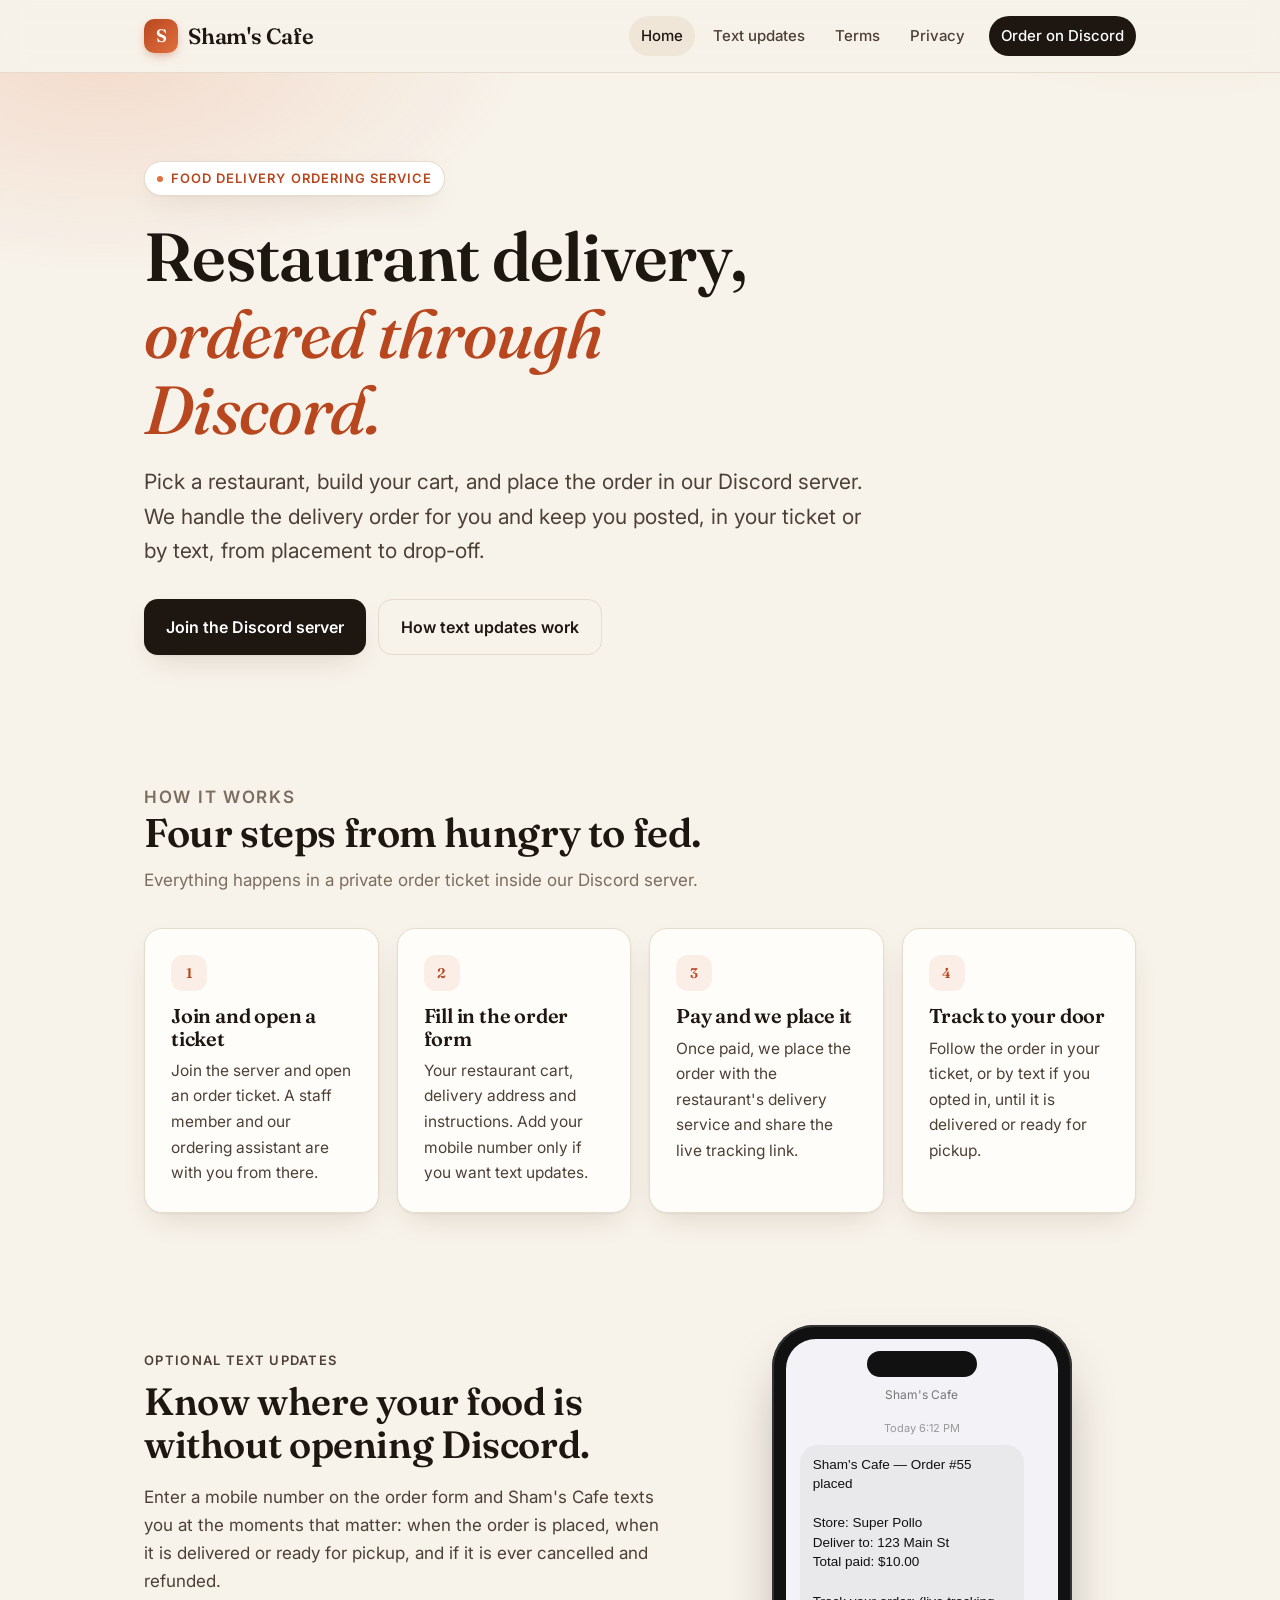
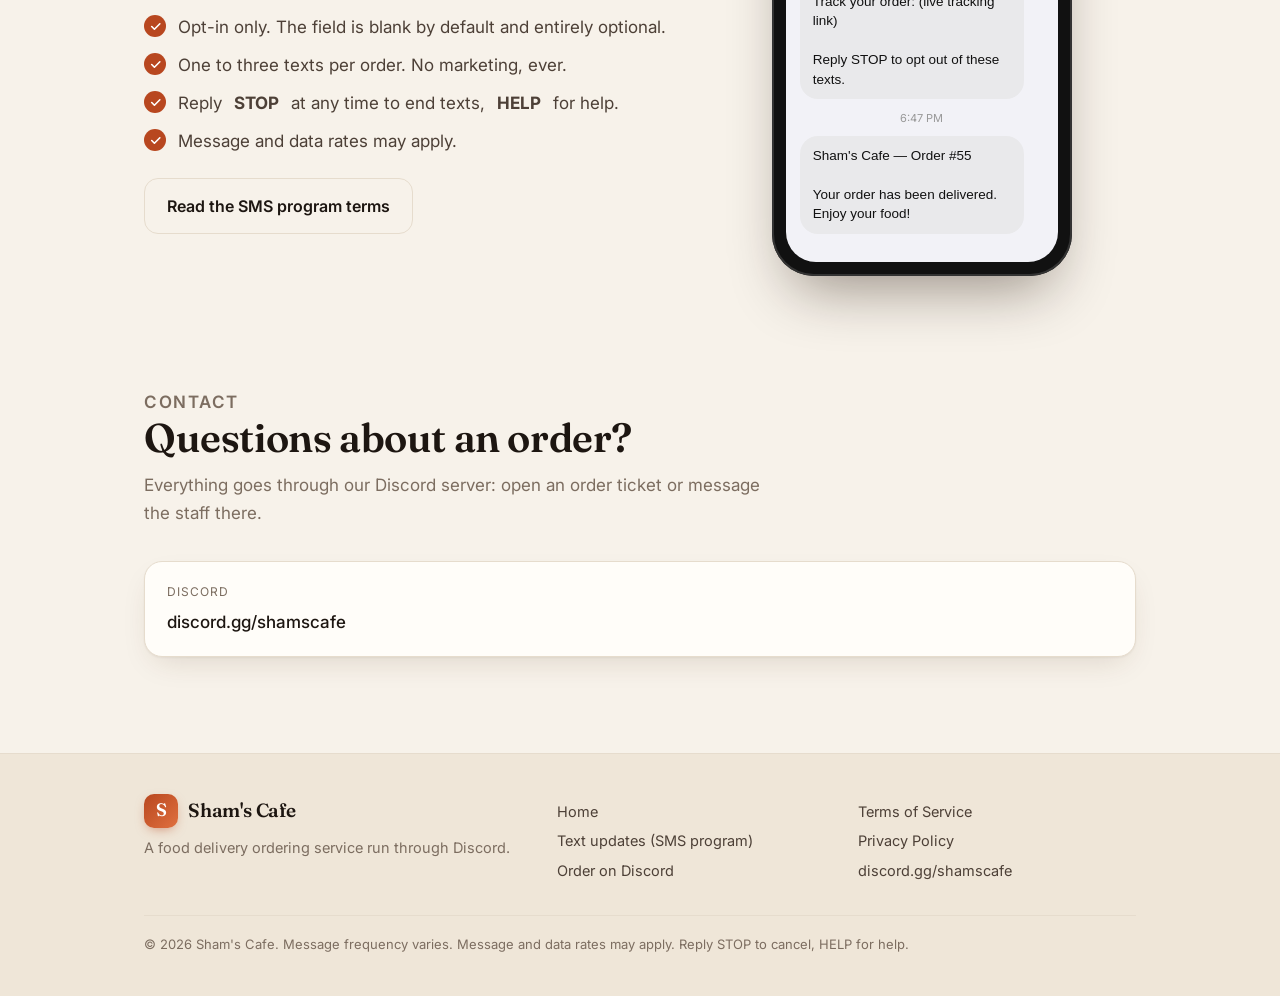
<file: index.html>
<!doctype html>
<html lang="en">
<head>
<meta charset="utf-8">
<meta name="viewport" content="width=device-width,initial-scale=1">
<title>Sham's Cafe — Restaurant delivery, ordered through Discord</title>
<meta name="description" content="Sham's Cafe is a food delivery ordering service. Pick a restaurant, place your order in our Discord server, and get optional text updates from placement to drop-off.">
<link rel="icon" href="data:image/svg+xml,%3Csvg xmlns='http://www.w3.org/2000/svg' viewBox='0 0 64 64'%3E%3Crect width='64' height='64' rx='16' fill='%23b8471f'/%3E%3Ctext x='32' y='43' font-size='34' text-anchor='middle' fill='white' font-family='Georgia'%3ES%3C/text%3E%3C/svg%3E">
<link rel="preconnect" href="https://fonts.googleapis.com">
<link href="https://fonts.googleapis.com/css2?family=Fraunces:ital,wght@0,500;0,600;1,500&family=Inter:wght@400;500;600&display=swap" rel="stylesheet">
<link rel="stylesheet" href="style.css">
</head>
<body>
<header>
  <div class="wrap">
    <a class="brand" href="index.html"><span class="mark">S</span>Sham's Cafe</a>
    <nav>
      <a href="index.html" class="active">Home</a>
      <a href="sms.html">Text updates</a>
      <a href="terms.html">Terms</a>
      <a href="privacy.html">Privacy</a>
      <a class="cta" href="https://discord.gg/shamscafe">Order on Discord</a>
    </nav>
  </div>
</header>

<main>
  <section class="hero">
    <div class="wrap">
      <span class="eyebrow"><i></i>Food delivery ordering service</span>
      <h1>Restaurant delivery, <em>ordered through Discord.</em></h1>
      <p class="lead">Pick a restaurant, build your cart, and place the order in our Discord server. We handle the delivery order for you and keep you posted, in your ticket or by text, from placement to drop-off.</p>
      <div class="actions">
        <a class="btn" href="https://discord.gg/shamscafe">Join the Discord server</a>
        <a class="btn ghost" href="sms.html">How text updates work</a>
      </div>
    </div>
  </section>

  <section>
    <div class="wrap">
      <div class="section-head">
        <p class="kicker">How it works</p>
        <h2>Four steps from hungry to fed.</h2>
        <p>Everything happens in a private order ticket inside our Discord server.</p>
      </div>
      <div class="grid">
        <div class="card"><span class="step">1</span><h3>Join and open a ticket</h3><p>Join the server and open an order ticket. A staff member and our ordering assistant are with you from there.</p></div>
        <div class="card"><span class="step">2</span><h3>Fill in the order form</h3><p>Your restaurant cart, delivery address and instructions. Add your mobile number only if you want text updates.</p></div>
        <div class="card"><span class="step">3</span><h3>Pay and we place it</h3><p>Once paid, we place the order with the restaurant's delivery service and share the live tracking link.</p></div>
        <div class="card"><span class="step">4</span><h3>Track to your door</h3><p>Follow the order in your ticket, or by text if you opted in, until it is delivered or ready for pickup.</p></div>
      </div>
    </div>
  </section>

  <section id="texts">
    <div class="wrap split">
      <div>
        <p class="kicker">Optional text updates</p>
        <h2>Know where your food is without opening Discord.</h2>
        <p>Enter a mobile number on the order form and Sham's Cafe texts you at the moments that matter: when the order is placed, when it is delivered or ready for pickup, and if it is ever cancelled and refunded.</p>
        <ul class="checks">
          <li>Opt-in only. The field is blank by default and entirely optional.</li>
          <li>One to three texts per order. No marketing, ever.</li>
          <li>Reply <strong>STOP</strong> at any time to end texts, <strong>HELP</strong> for help.</li>
          <li>Message and data rates may apply.</li>
        </ul>
        <p style="margin-top:22px"><a class="btn ghost" href="sms.html">Read the SMS program terms</a></p>
      </div>
      <div class="phone">
        <div class="screen">
          <div class="notch"></div>
          <div class="from">Sham's Cafe</div>
          <div class="ts">Today 6:12 PM</div>
          <div class="bubble">Sham's Cafe — Order #55 placed

Store: Super Pollo
Deliver to: 123 Main St
Total paid: $10.00

Track your order: (live tracking link)

Reply STOP to opt out of these texts.</div>
          <div class="ts">6:47 PM</div>
          <div class="bubble">Sham's Cafe — Order #55

Your order has been delivered. Enjoy your food!</div>
        </div>
      </div>
    </div>
  </section>

  <section id="contact">
    <div class="wrap">
      <div class="section-head">
        <p class="kicker">Contact</p>
        <h2>Questions about an order?</h2>
        <p>Everything goes through our Discord server: open an order ticket or message the staff there.</p>
      </div>
      <div class="contact">
        <div class="card"><small>Discord</small><a href="https://discord.gg/shamscafe">discord.gg/shamscafe</a></div>
      </div>
    </div>
  </section>
</main>

<footer>
  <div class="wrap">
    <div class="cols">
      <div>
        <div class="brand"><span class="mark">S</span>Sham's Cafe</div>
        <div>A food delivery ordering service run through Discord.</div>
      </div>
      <div>
        <a href="index.html">Home</a>
        <a href="sms.html">Text updates (SMS program)</a>
        <a href="https://discord.gg/shamscafe">Order on Discord</a>
      </div>
      <div>
        <a href="terms.html">Terms of Service</a>
        <a href="privacy.html">Privacy Policy</a>
        <a href="https://discord.gg/shamscafe">discord.gg/shamscafe</a>
      </div>
    </div>
    <div class="fine">© 2026 Sham's Cafe. Message frequency varies. Message and data rates may apply. Reply STOP to cancel, HELP for help.</div>
  </div>
</footer>
</body>
</html>
</file>
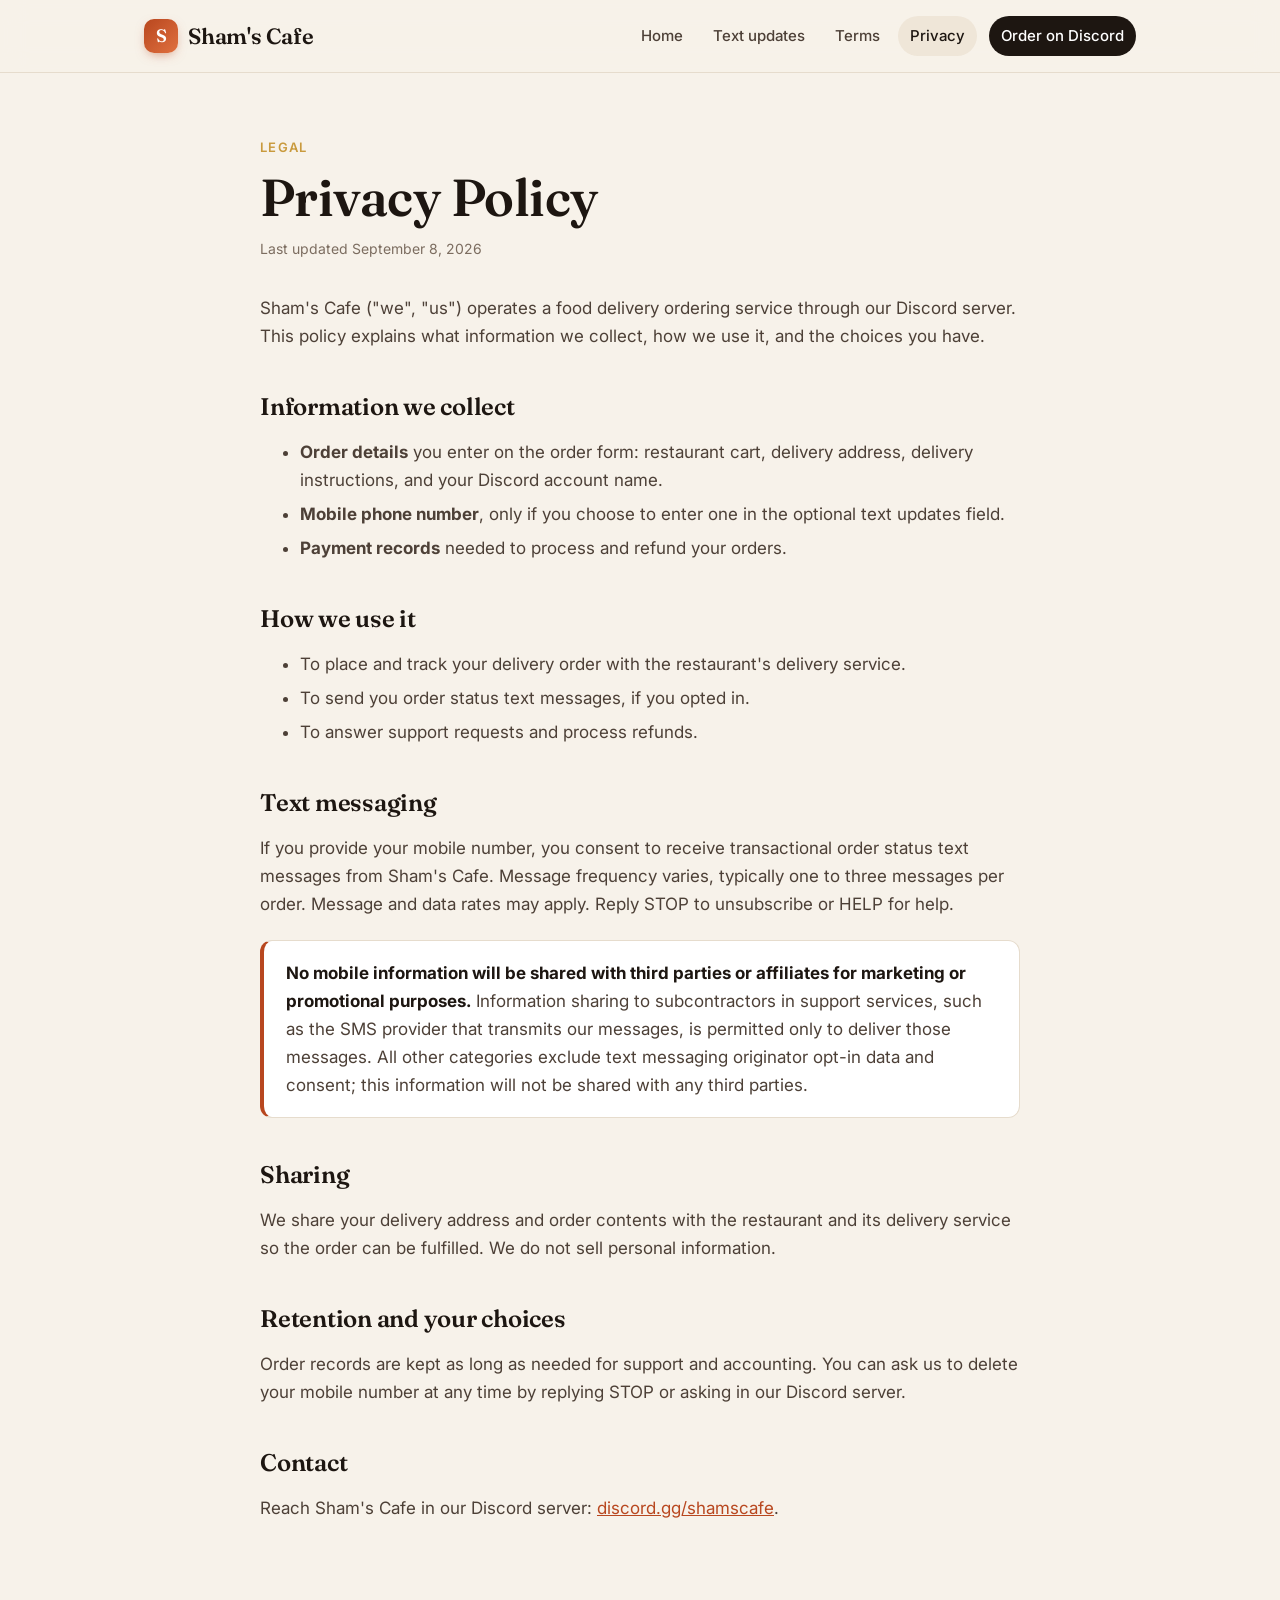
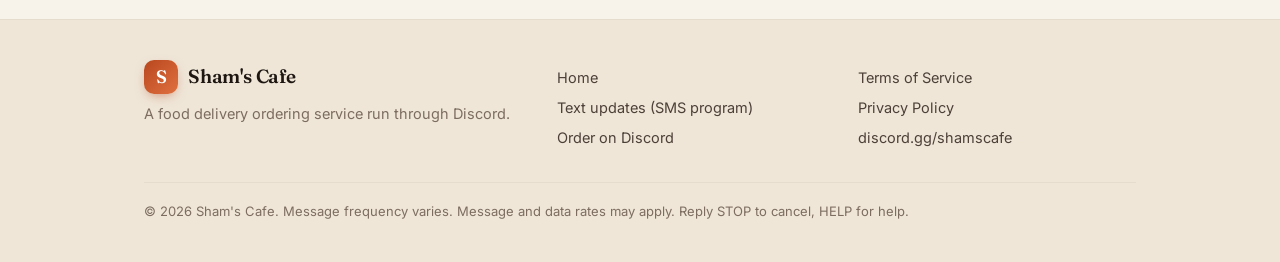
<file: privacy.html>
<!doctype html>
<html lang="en">
<head>
<meta charset="utf-8">
<meta name="viewport" content="width=device-width,initial-scale=1">
<title>Sham's Cafe — Privacy Policy</title>
<meta name="description" content="Sham's Cafe privacy policy: what information we collect to place your delivery order and send optional text updates, and how we protect it.">
<link rel="icon" href="data:image/svg+xml,%3Csvg xmlns='http://www.w3.org/2000/svg' viewBox='0 0 64 64'%3E%3Crect width='64' height='64' rx='16' fill='%23b8471f'/%3E%3Ctext x='32' y='43' font-size='34' text-anchor='middle' fill='white' font-family='Georgia'%3ES%3C/text%3E%3C/svg%3E">
<link rel="preconnect" href="https://fonts.googleapis.com">
<link href="https://fonts.googleapis.com/css2?family=Fraunces:ital,wght@0,500;0,600;1,500&family=Inter:wght@400;500;600&display=swap" rel="stylesheet">
<link rel="stylesheet" href="style.css">
</head>
<body>
<header>
  <div class="wrap">
    <a class="brand" href="index.html"><span class="mark">S</span>Sham's Cafe</a>
    <nav>
      <a href="index.html">Home</a>
      <a href="sms.html">Text updates</a>
      <a href="terms.html">Terms</a>
      <a href="privacy.html" class="active">Privacy</a>
      <a class="cta" href="https://discord.gg/shamscafe">Order on Discord</a>
    </nav>
  </div>
</header>

<main>
  <div class="wrap narrow page">
    <p class="kicker">Legal</p>
    <h1>Privacy Policy</h1>
    <p class="updated">Last updated September 8, 2026</p>

    <div class="prose">
      <p>Sham's Cafe ("we", "us") operates a food delivery ordering service through our Discord server. This policy explains what information we collect, how we use it, and the choices you have.</p>

      <h2>Information we collect</h2>
      <ul>
        <li><strong>Order details</strong> you enter on the order form: restaurant cart, delivery address, delivery instructions, and your Discord account name.</li>
        <li><strong>Mobile phone number</strong>, only if you choose to enter one in the optional text updates field.</li>
        <li><strong>Payment records</strong> needed to process and refund your orders.</li>
      </ul>

      <h2>How we use it</h2>
      <ul>
        <li>To place and track your delivery order with the restaurant's delivery service.</li>
        <li>To send you order status text messages, if you opted in.</li>
        <li>To answer support requests and process refunds.</li>
      </ul>

      <h2>Text messaging</h2>
      <p>If you provide your mobile number, you consent to receive transactional order status text messages from Sham's Cafe. Message frequency varies, typically one to three messages per order. Message and data rates may apply. Reply STOP to unsubscribe or HELP for help.</p>
      <div class="callout"><strong>No mobile information will be shared with third parties or affiliates for marketing or promotional purposes.</strong> Information sharing to subcontractors in support services, such as the SMS provider that transmits our messages, is permitted only to deliver those messages. All other categories exclude text messaging originator opt-in data and consent; this information will not be shared with any third parties.</div>

      <h2>Sharing</h2>
      <p>We share your delivery address and order contents with the restaurant and its delivery service so the order can be fulfilled. We do not sell personal information.</p>

      <h2>Retention and your choices</h2>
      <p>Order records are kept as long as needed for support and accounting. You can ask us to delete your mobile number at any time by replying STOP or asking in our Discord server.</p>

      <h2>Contact</h2>
      <p>Reach Sham's Cafe in our Discord server: <a href="https://discord.gg/shamscafe">discord.gg/shamscafe</a>.</p>
    </div>
  </div>
</main>

<footer>
  <div class="wrap">
    <div class="cols">
      <div>
        <div class="brand"><span class="mark">S</span>Sham's Cafe</div>
        <div>A food delivery ordering service run through Discord.</div>
      </div>
      <div>
        <a href="index.html">Home</a>
        <a href="sms.html">Text updates (SMS program)</a>
        <a href="https://discord.gg/shamscafe">Order on Discord</a>
      </div>
      <div>
        <a href="terms.html">Terms of Service</a>
        <a href="privacy.html">Privacy Policy</a>
        <a href="https://discord.gg/shamscafe">discord.gg/shamscafe</a>
      </div>
    </div>
    <div class="fine">© 2026 Sham's Cafe. Message frequency varies. Message and data rates may apply. Reply STOP to cancel, HELP for help.</div>
  </div>
</footer>
</body>
</html>
</file>
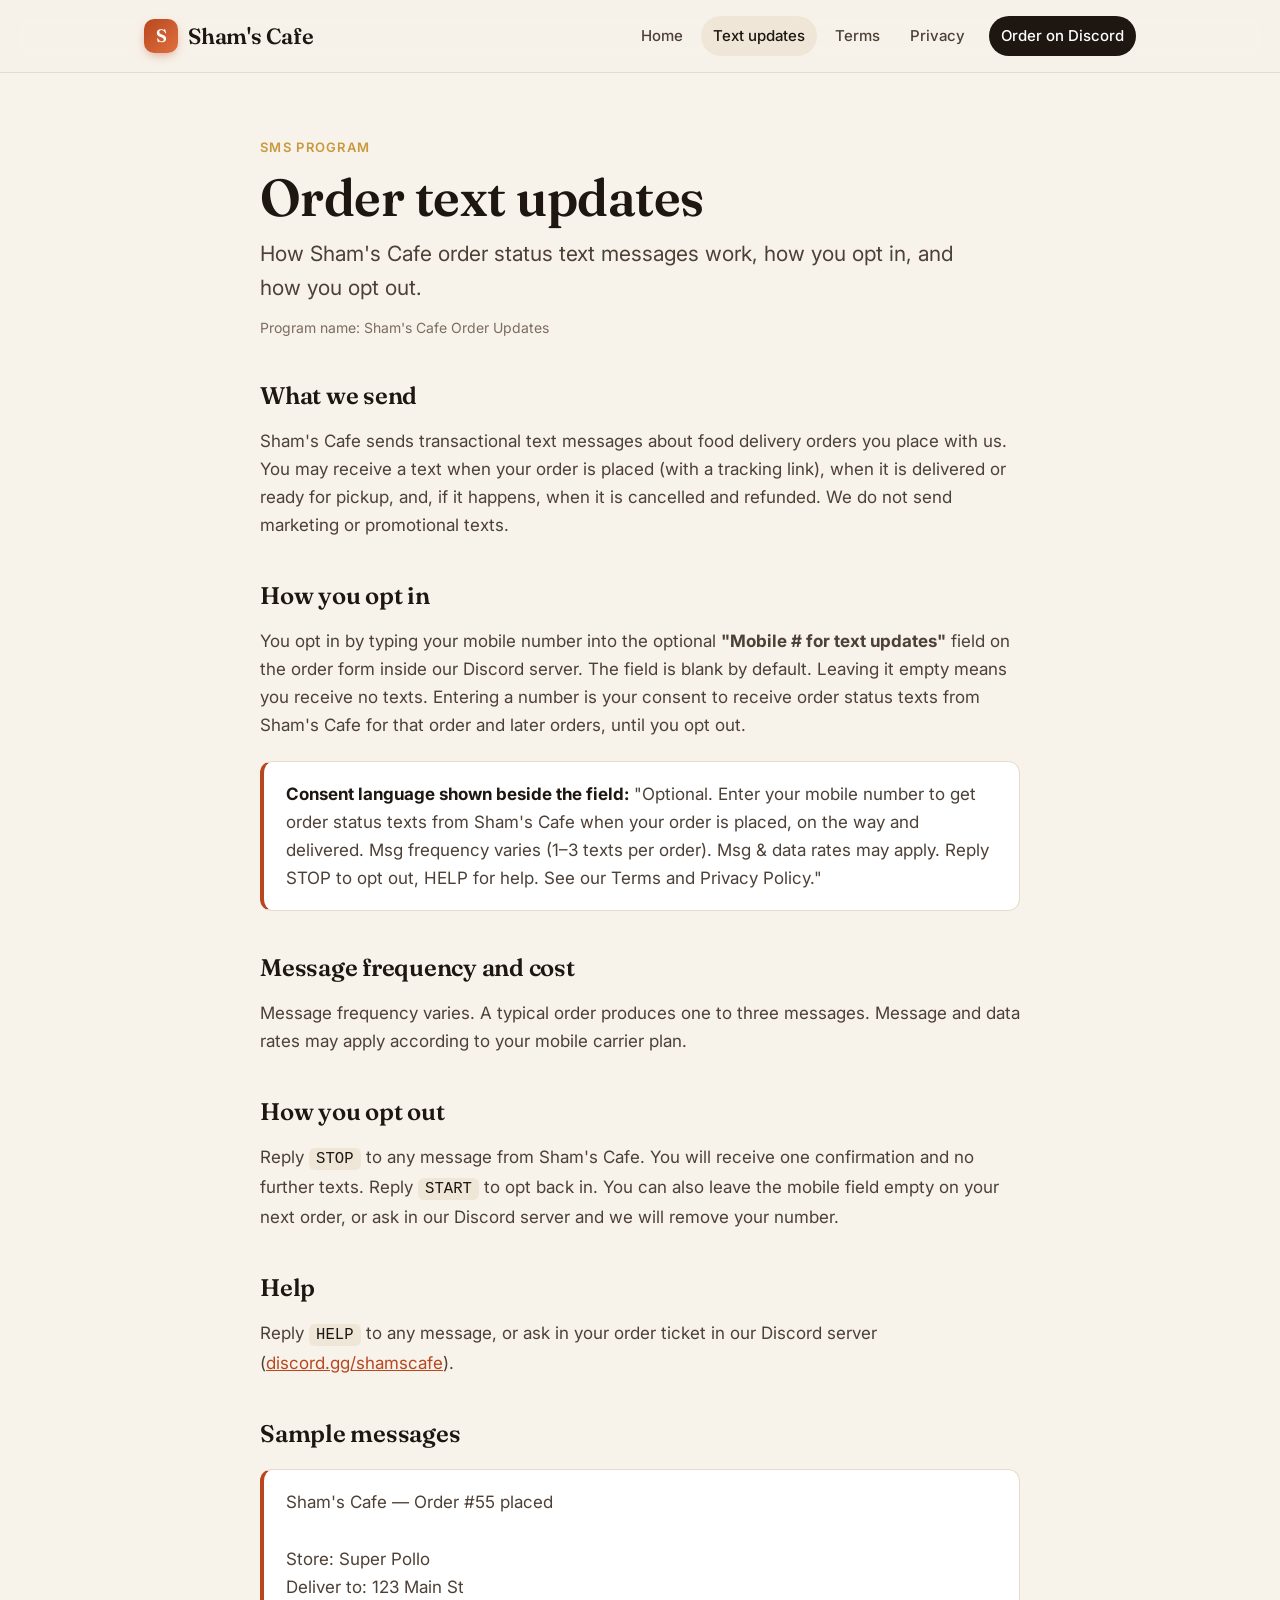
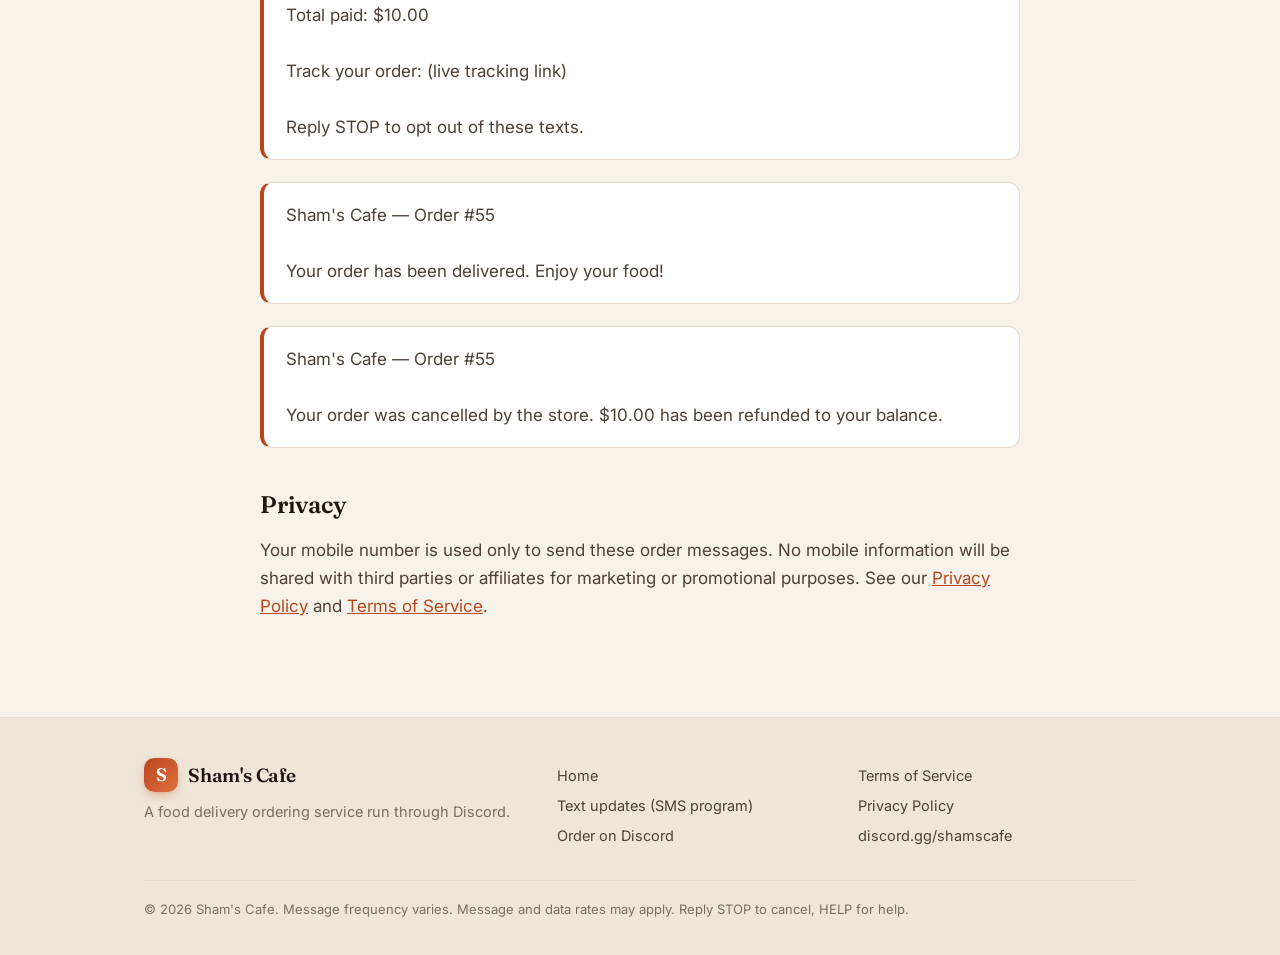
<file: sms.html>
<!doctype html>
<html lang="en">
<head>
<meta charset="utf-8">
<meta name="viewport" content="width=device-width,initial-scale=1">
<title>Sham's Cafe — Text Updates (SMS Program)</title>
<meta name="description" content="How Sham's Cafe order status text messages work: what we send, how you opt in on the order form, and how to opt out with STOP.">
<link rel="icon" href="data:image/svg+xml,%3Csvg xmlns='http://www.w3.org/2000/svg' viewBox='0 0 64 64'%3E%3Crect width='64' height='64' rx='16' fill='%23b8471f'/%3E%3Ctext x='32' y='43' font-size='34' text-anchor='middle' fill='white' font-family='Georgia'%3ES%3C/text%3E%3C/svg%3E">
<link rel="preconnect" href="https://fonts.googleapis.com">
<link href="https://fonts.googleapis.com/css2?family=Fraunces:ital,wght@0,500;0,600;1,500&family=Inter:wght@400;500;600&display=swap" rel="stylesheet">
<link rel="stylesheet" href="style.css">
</head>
<body>
<header>
  <div class="wrap">
    <a class="brand" href="index.html"><span class="mark">S</span>Sham's Cafe</a>
    <nav>
      <a href="index.html">Home</a>
      <a href="sms.html" class="active">Text updates</a>
      <a href="terms.html">Terms</a>
      <a href="privacy.html">Privacy</a>
      <a class="cta" href="https://discord.gg/shamscafe">Order on Discord</a>
    </nav>
  </div>
</header>

<main>
  <div class="wrap narrow page">
    <p class="kicker">SMS program</p>
    <h1>Order text updates</h1>
    <p class="lead">How Sham's Cafe order status text messages work, how you opt in, and how you opt out.</p>
    <p class="updated">Program name: Sham's Cafe Order Updates</p>

    <div class="prose">
      <h2>What we send</h2>
      <p>Sham's Cafe sends transactional text messages about food delivery orders you place with us. You may receive a text when your order is placed (with a tracking link), when it is delivered or ready for pickup, and, if it happens, when it is cancelled and refunded. We do not send marketing or promotional texts.</p>

      <h2>How you opt in</h2>
      <p>You opt in by typing your mobile number into the optional <strong>"Mobile # for text updates"</strong> field on the order form inside our Discord server. The field is blank by default. Leaving it empty means you receive no texts. Entering a number is your consent to receive order status texts from Sham's Cafe for that order and later orders, until you opt out.</p>
      <div class="callout"><strong>Consent language shown beside the field:</strong> "Optional. Enter your mobile number to get order status texts from Sham's Cafe when your order is placed, on the way and delivered. Msg frequency varies (1–3 texts per order). Msg &amp; data rates may apply. Reply STOP to opt out, HELP for help. See our Terms and Privacy Policy."</div>

      <h2>Message frequency and cost</h2>
      <p>Message frequency varies. A typical order produces one to three messages. Message and data rates may apply according to your mobile carrier plan.</p>

      <h2>How you opt out</h2>
      <p>Reply <code>STOP</code> to any message from Sham's Cafe. You will receive one confirmation and no further texts. Reply <code>START</code> to opt back in. You can also leave the mobile field empty on your next order, or ask in our Discord server and we will remove your number.</p>

      <h2>Help</h2>
      <p>Reply <code>HELP</code> to any message, or ask in your order ticket in our Discord server (<a href="https://discord.gg/shamscafe">discord.gg/shamscafe</a>).</p>

      <h2>Sample messages</h2>
      <div class="callout" style="white-space:pre-line">Sham's Cafe — Order #55 placed

Store: Super Pollo
Deliver to: 123 Main St
Total paid: $10.00

Track your order: (live tracking link)

Reply STOP to opt out of these texts.</div>
      <div class="callout" style="white-space:pre-line">Sham's Cafe — Order #55

Your order has been delivered. Enjoy your food!</div>
      <div class="callout" style="white-space:pre-line">Sham's Cafe — Order #55

Your order was cancelled by the store. $10.00 has been refunded to your balance.</div>

      <h2>Privacy</h2>
      <p>Your mobile number is used only to send these order messages. No mobile information will be shared with third parties or affiliates for marketing or promotional purposes. See our <a href="privacy.html">Privacy Policy</a> and <a href="terms.html">Terms of Service</a>.</p>
    </div>
  </div>
</main>

<footer>
  <div class="wrap">
    <div class="cols">
      <div>
        <div class="brand"><span class="mark">S</span>Sham's Cafe</div>
        <div>A food delivery ordering service run through Discord.</div>
      </div>
      <div>
        <a href="index.html">Home</a>
        <a href="sms.html">Text updates (SMS program)</a>
        <a href="https://discord.gg/shamscafe">Order on Discord</a>
      </div>
      <div>
        <a href="terms.html">Terms of Service</a>
        <a href="privacy.html">Privacy Policy</a>
        <a href="https://discord.gg/shamscafe">discord.gg/shamscafe</a>
      </div>
    </div>
    <div class="fine">© 2026 Sham's Cafe. Message frequency varies. Message and data rates may apply. Reply STOP to cancel, HELP for help.</div>
  </div>
</footer>
</body>
</html>
</file>
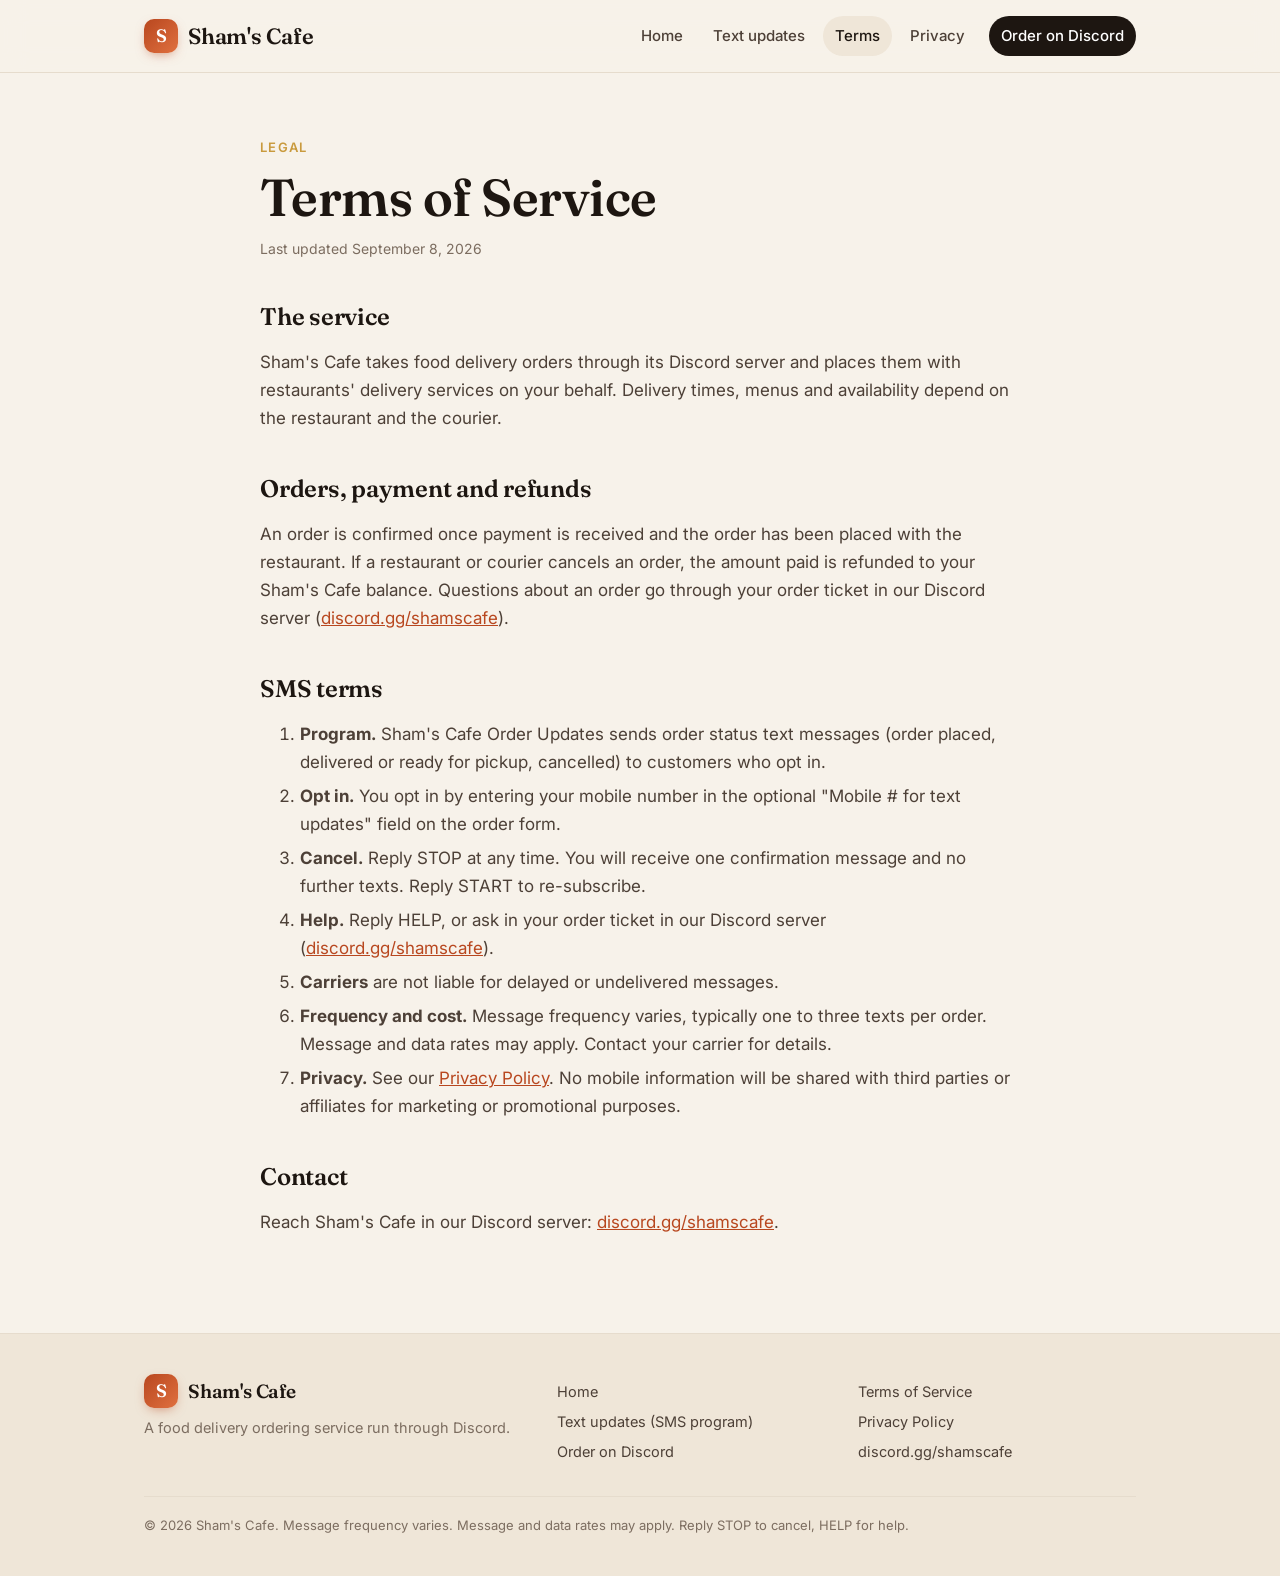
<file: terms.html>
<!doctype html>
<html lang="en">
<head>
<meta charset="utf-8">
<meta name="viewport" content="width=device-width,initial-scale=1">
<title>Sham's Cafe — Terms of Service</title>
<meta name="description" content="Sham's Cafe terms of service, including the terms of our order status text message program.">
<link rel="icon" href="data:image/svg+xml,%3Csvg xmlns='http://www.w3.org/2000/svg' viewBox='0 0 64 64'%3E%3Crect width='64' height='64' rx='16' fill='%23b8471f'/%3E%3Ctext x='32' y='43' font-size='34' text-anchor='middle' fill='white' font-family='Georgia'%3ES%3C/text%3E%3C/svg%3E">
<link rel="preconnect" href="https://fonts.googleapis.com">
<link href="https://fonts.googleapis.com/css2?family=Fraunces:ital,wght@0,500;0,600;1,500&family=Inter:wght@400;500;600&display=swap" rel="stylesheet">
<link rel="stylesheet" href="style.css">
</head>
<body>
<header>
  <div class="wrap">
    <a class="brand" href="index.html"><span class="mark">S</span>Sham's Cafe</a>
    <nav>
      <a href="index.html">Home</a>
      <a href="sms.html">Text updates</a>
      <a href="terms.html" class="active">Terms</a>
      <a href="privacy.html">Privacy</a>
      <a class="cta" href="https://discord.gg/shamscafe">Order on Discord</a>
    </nav>
  </div>
</header>

<main>
  <div class="wrap narrow page">
    <p class="kicker">Legal</p>
    <h1>Terms of Service</h1>
    <p class="updated">Last updated September 8, 2026</p>

    <div class="prose">
      <h2>The service</h2>
      <p>Sham's Cafe takes food delivery orders through its Discord server and places them with restaurants' delivery services on your behalf. Delivery times, menus and availability depend on the restaurant and the courier.</p>

      <h2>Orders, payment and refunds</h2>
      <p>An order is confirmed once payment is received and the order has been placed with the restaurant. If a restaurant or courier cancels an order, the amount paid is refunded to your Sham's Cafe balance. Questions about an order go through your order ticket in our Discord server (<a href="https://discord.gg/shamscafe">discord.gg/shamscafe</a>).</p>

      <h2>SMS terms</h2>
      <ol>
        <li><strong>Program.</strong> Sham's Cafe Order Updates sends order status text messages (order placed, delivered or ready for pickup, cancelled) to customers who opt in.</li>
        <li><strong>Opt in.</strong> You opt in by entering your mobile number in the optional "Mobile # for text updates" field on the order form.</li>
        <li><strong>Cancel.</strong> Reply STOP at any time. You will receive one confirmation message and no further texts. Reply START to re-subscribe.</li>
        <li><strong>Help.</strong> Reply HELP, or ask in your order ticket in our Discord server (<a href="https://discord.gg/shamscafe">discord.gg/shamscafe</a>).</li>
        <li><strong>Carriers</strong> are not liable for delayed or undelivered messages.</li>
        <li><strong>Frequency and cost.</strong> Message frequency varies, typically one to three texts per order. Message and data rates may apply. Contact your carrier for details.</li>
        <li><strong>Privacy.</strong> See our <a href="privacy.html">Privacy Policy</a>. No mobile information will be shared with third parties or affiliates for marketing or promotional purposes.</li>
      </ol>

      <h2>Contact</h2>
      <p>Reach Sham's Cafe in our Discord server: <a href="https://discord.gg/shamscafe">discord.gg/shamscafe</a>.</p>
    </div>
  </div>
</main>

<footer>
  <div class="wrap">
    <div class="cols">
      <div>
        <div class="brand"><span class="mark">S</span>Sham's Cafe</div>
        <div>A food delivery ordering service run through Discord.</div>
      </div>
      <div>
        <a href="index.html">Home</a>
        <a href="sms.html">Text updates (SMS program)</a>
        <a href="https://discord.gg/shamscafe">Order on Discord</a>
      </div>
      <div>
        <a href="terms.html">Terms of Service</a>
        <a href="privacy.html">Privacy Policy</a>
        <a href="https://discord.gg/shamscafe">discord.gg/shamscafe</a>
      </div>
    </div>
    <div class="fine">© 2026 Sham's Cafe. Message frequency varies. Message and data rates may apply. Reply STOP to cancel, HELP for help.</div>
  </div>
</footer>
</body>
</html>
</file>
<file: style.css>
:root{
  --bg:#f7f2ea;--bg2:#efe6d8;--ink:#1d1611;--ink2:#4d4037;--muted:#7c6d60;
  --accent:#b8471f;--accent2:#e0703f;--gold:#c99a3d;--card:#fffdf9;--line:#e6dccd;
  --shadow:0 1px 2px rgba(50,30,10,.05),0 12px 32px -12px rgba(80,45,15,.18);
  --radius:18px
}
*{box-sizing:border-box}
html{scroll-behavior:smooth}
body{margin:0;font-family:"Inter",system-ui,-apple-system,"Segoe UI",sans-serif;font-size:17px;line-height:1.65;color:var(--ink);background:var(--bg);-webkit-font-smoothing:antialiased}
h1,h2,h3,.brand,.display{font-family:"Fraunces","Playfair Display",Georgia,serif;font-weight:600;letter-spacing:-.01em;line-height:1.12}
a{color:var(--accent)}
.wrap{max-width:1040px;margin:0 auto;padding:0 24px}
.narrow{max-width:760px}

/* header */
header{position:sticky;top:0;z-index:10;backdrop-filter:blur(12px);background:rgba(247,242,234,.82);border-bottom:1px solid var(--line)}
header .wrap{display:flex;align-items:center;justify-content:space-between;height:72px}
.brand{display:flex;align-items:center;gap:10px;text-decoration:none;color:var(--ink);font-size:22px}
.brand .mark{width:34px;height:34px;border-radius:10px;background:linear-gradient(135deg,var(--accent),var(--accent2));display:grid;place-items:center;color:#fff;font-size:18px;box-shadow:0 4px 12px -4px rgba(184,71,31,.6)}
nav{display:flex;gap:6px;align-items:center}
nav a{color:var(--ink2);text-decoration:none;font-size:15px;font-weight:500;padding:8px 12px;border-radius:999px;transition:background .15s,color .15s}
nav a:hover,nav a.active{background:var(--bg2);color:var(--ink)}
nav a.cta{background:var(--ink);color:#fff;margin-left:6px}
nav a.cta:hover{background:var(--accent)}
@media (max-width:640px){nav a:not(.cta){display:none}}

/* hero */
.hero{position:relative;overflow:hidden;padding:88px 0 72px}
.hero:before{content:"";position:absolute;inset:-40% -20% auto -20%;height:120%;background:
  radial-gradient(600px 320px at 20% 30%,rgba(224,112,63,.18),transparent 70%),
  radial-gradient(500px 300px at 80% 10%,rgba(201,154,61,.20),transparent 70%);pointer-events:none}
.hero .wrap{position:relative}
.eyebrow{display:inline-flex;align-items:center;gap:8px;font-size:13px;font-weight:600;letter-spacing:.08em;text-transform:uppercase;color:var(--accent);background:#fff;border:1px solid var(--line);padding:6px 12px;border-radius:999px;box-shadow:var(--shadow)}
.eyebrow i{width:6px;height:6px;border-radius:50%;background:var(--accent2);display:inline-block}
.hero h1{font-size:clamp(40px,6vw,68px);margin:22px 0 18px;max-width:14ch}
.hero h1 em{font-style:italic;font-weight:500;color:var(--accent)}
.lead{font-size:clamp(18px,2vw,21px);color:var(--ink2);max-width:56ch;margin:0 0 30px}
.btn{display:inline-flex;align-items:center;gap:10px;background:var(--ink);color:#fff;text-decoration:none;padding:14px 22px;border-radius:14px;font-weight:600;font-size:16px;transition:transform .15s,background .15s;box-shadow:var(--shadow)}
.btn:hover{background:var(--accent);transform:translateY(-1px)}
.btn.ghost{background:transparent;color:var(--ink);border:1px solid var(--line);box-shadow:none}
.btn.ghost:hover{background:#fff;color:var(--ink)}
.actions{display:flex;gap:12px;flex-wrap:wrap}

/* sections */
section{padding:56px 0}
.section-head{max-width:640px;margin-bottom:34px}
.section-head h2{font-size:clamp(28px,3.4vw,40px);margin:0 0 10px}
.section-head p{color:var(--muted);margin:0;font-size:17px}
.kicker{font-size:13px;font-weight:600;letter-spacing:.1em;text-transform:uppercase;color:var(--gold);margin:0 0 10px}

.grid{display:grid;gap:18px;grid-template-columns:repeat(auto-fit,minmax(220px,1fr))}
.card{background:var(--card);border:1px solid var(--line);border-radius:var(--radius);padding:26px;box-shadow:var(--shadow)}
.card h3{font-size:20px;margin:14px 0 8px}
.card p{margin:0;color:var(--ink2);font-size:15.5px}
.step{font-family:"Fraunces",Georgia,serif;font-size:14px;font-weight:600;color:var(--accent);background:#fbeee6;width:36px;height:36px;border-radius:12px;display:grid;place-items:center}

/* two column */
.split{display:grid;gap:40px;grid-template-columns:1.1fr .9fr;align-items:center}
@media (max-width:820px){.split{grid-template-columns:1fr}}
.split h2{font-size:clamp(28px,3.2vw,38px);margin:0 0 14px}
.split p{color:var(--ink2)}
.checks{list-style:none;padding:0;margin:18px 0 0}
.checks li{display:flex;gap:12px;align-items:flex-start;margin:10px 0;color:var(--ink2)}
.checks li:before{content:"";flex:none;width:22px;height:22px;border-radius:50%;margin-top:2px;background:var(--accent) url("data:image/svg+xml,%3Csvg xmlns='http://www.w3.org/2000/svg' viewBox='0 0 24 24' fill='none' stroke='white' stroke-width='3' stroke-linecap='round' stroke-linejoin='round'%3E%3Cpath d='M5 12l5 5L20 7'/%3E%3C/svg%3E") center/13px no-repeat}

/* phone */
.phone{width:300px;max-width:100%;margin:0 auto;background:#111;border-radius:42px;padding:14px;box-shadow:0 30px 60px -20px rgba(30,15,5,.45),inset 0 0 0 2px #333}
.phone .screen{background:#f2f2f7;border-radius:30px;padding:46px 14px 20px;position:relative;min-height:480px}
.phone .notch{position:absolute;top:12px;left:50%;transform:translateX(-50%);width:110px;height:26px;background:#111;border-radius:16px}
.phone .from{text-align:center;font-size:12px;color:#777;margin-bottom:14px}
.bubble{background:#e9e9eb;color:#111;border-radius:18px;padding:10px 13px;font-size:13.5px;line-height:1.45;margin:8px 0;max-width:92%;white-space:pre-line;font-family:-apple-system,"Segoe UI",sans-serif}
.bubble.me{background:#3478f6;color:#fff;margin-left:auto}
.phone .ts{font-size:11px;color:#999;text-align:center;margin:10px 0 4px}

/* prose pages */
.page{padding:64px 0 40px}
.page h1{font-size:clamp(34px,4.6vw,52px);margin:0 0 10px}
.page .lead{margin-bottom:10px}
.updated{color:var(--muted);font-size:14px;margin:0 0 34px}
.prose h2{font-size:24px;margin:38px 0 10px;padding-top:6px}
.prose p,.prose li{color:var(--ink2)}
.prose li{margin:6px 0}
.callout{background:#fff;border:1px solid var(--line);border-left:4px solid var(--accent);border-radius:12px;padding:18px 22px;margin:22px 0;color:var(--ink2)}
.callout strong{color:var(--ink)}
code{font-family:ui-monospace,Menlo,Consolas,monospace;font-size:.92em;background:#efe6d8;color:var(--ink);padding:2px 7px;border-radius:6px}
.contact{display:grid;gap:14px;grid-template-columns:repeat(auto-fit,minmax(200px,1fr));margin-top:10px}
.contact .card{padding:20px 22px}
.contact .card small{display:block;font-size:12px;text-transform:uppercase;letter-spacing:.08em;color:var(--muted);margin-bottom:6px}
.contact .card a{text-decoration:none;color:var(--ink);font-weight:500}

footer{border-top:1px solid var(--line);background:var(--bg2);padding:40px 0;color:var(--muted);font-size:14.5px;margin-top:40px}
footer .cols{display:grid;gap:24px;grid-template-columns:1.4fr 1fr 1fr}
@media (max-width:700px){footer .cols{grid-template-columns:1fr}}
footer .brand{font-size:19px;margin-bottom:8px}
footer a{color:var(--ink2);text-decoration:none;display:block;margin:6px 0}
footer a:hover{color:var(--accent)}
footer .fine{margin-top:26px;padding-top:18px;border-top:1px solid var(--line);font-size:13px}
</file>
